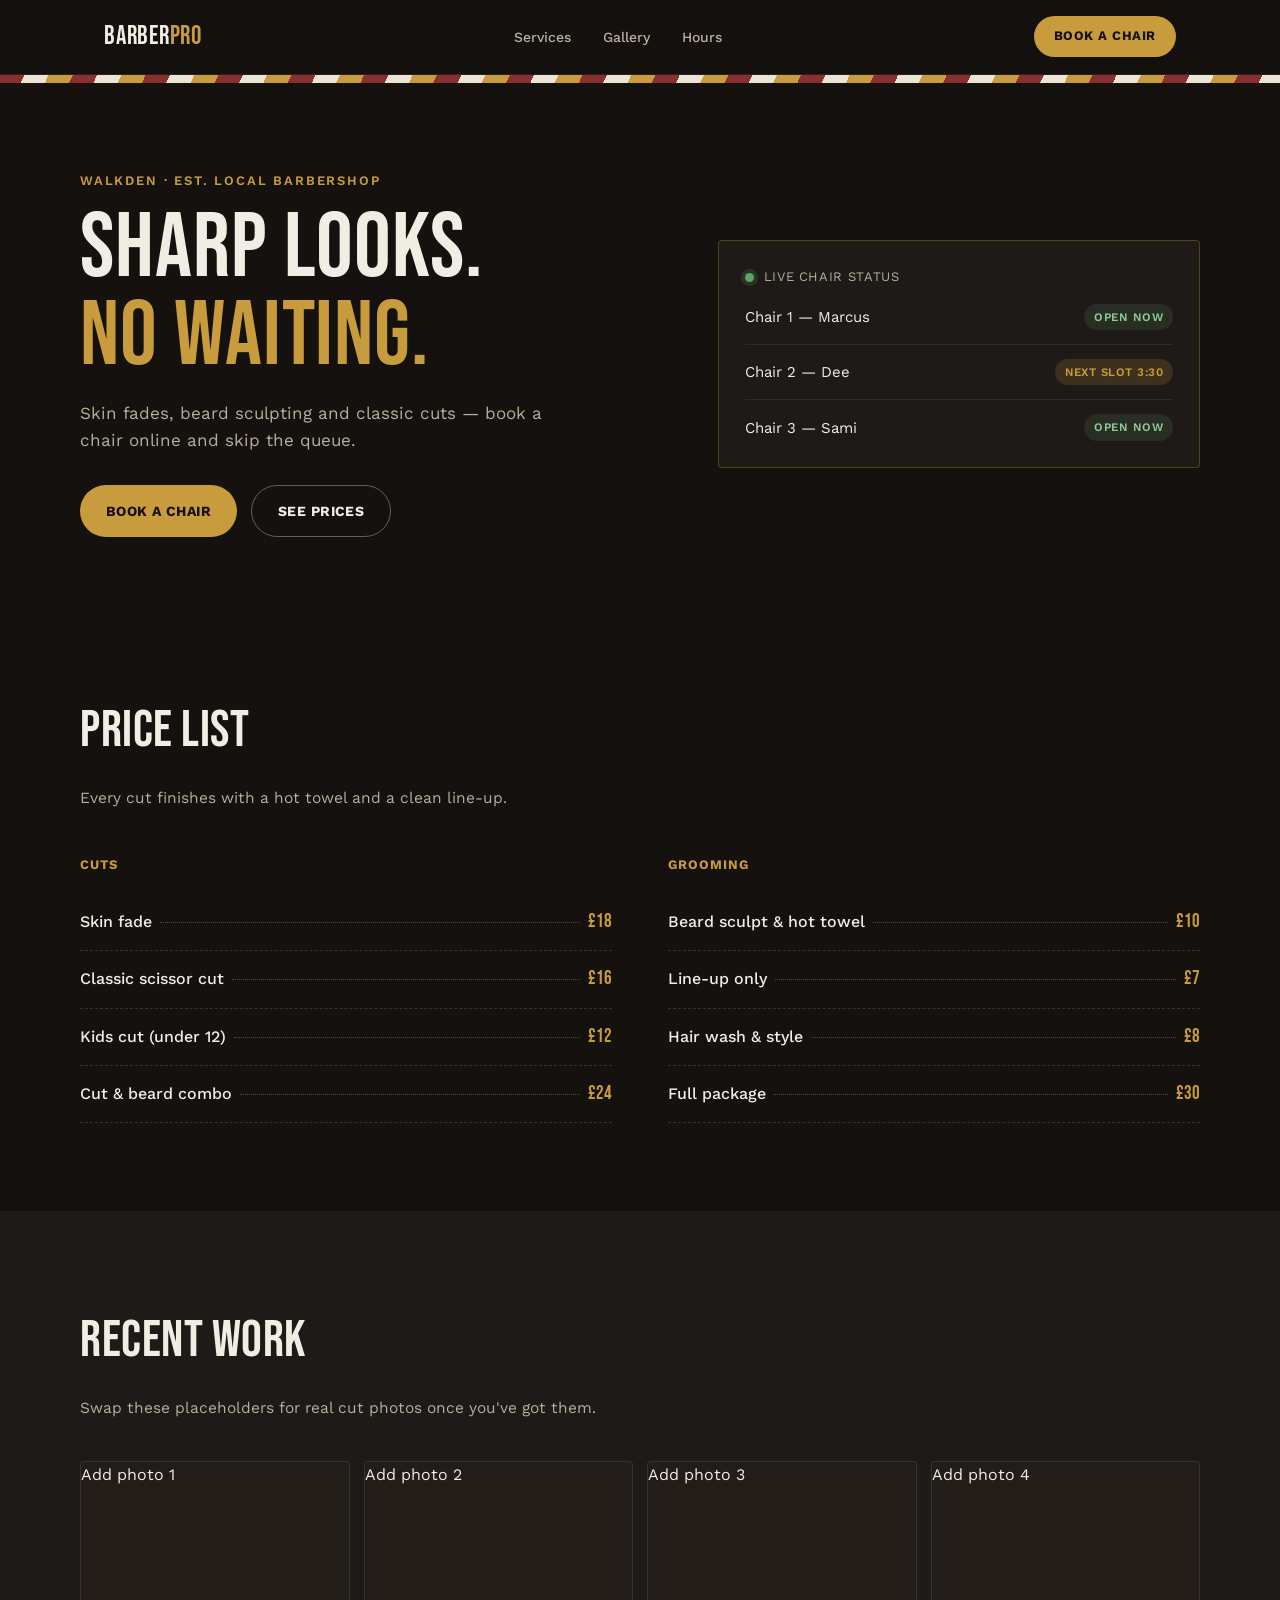
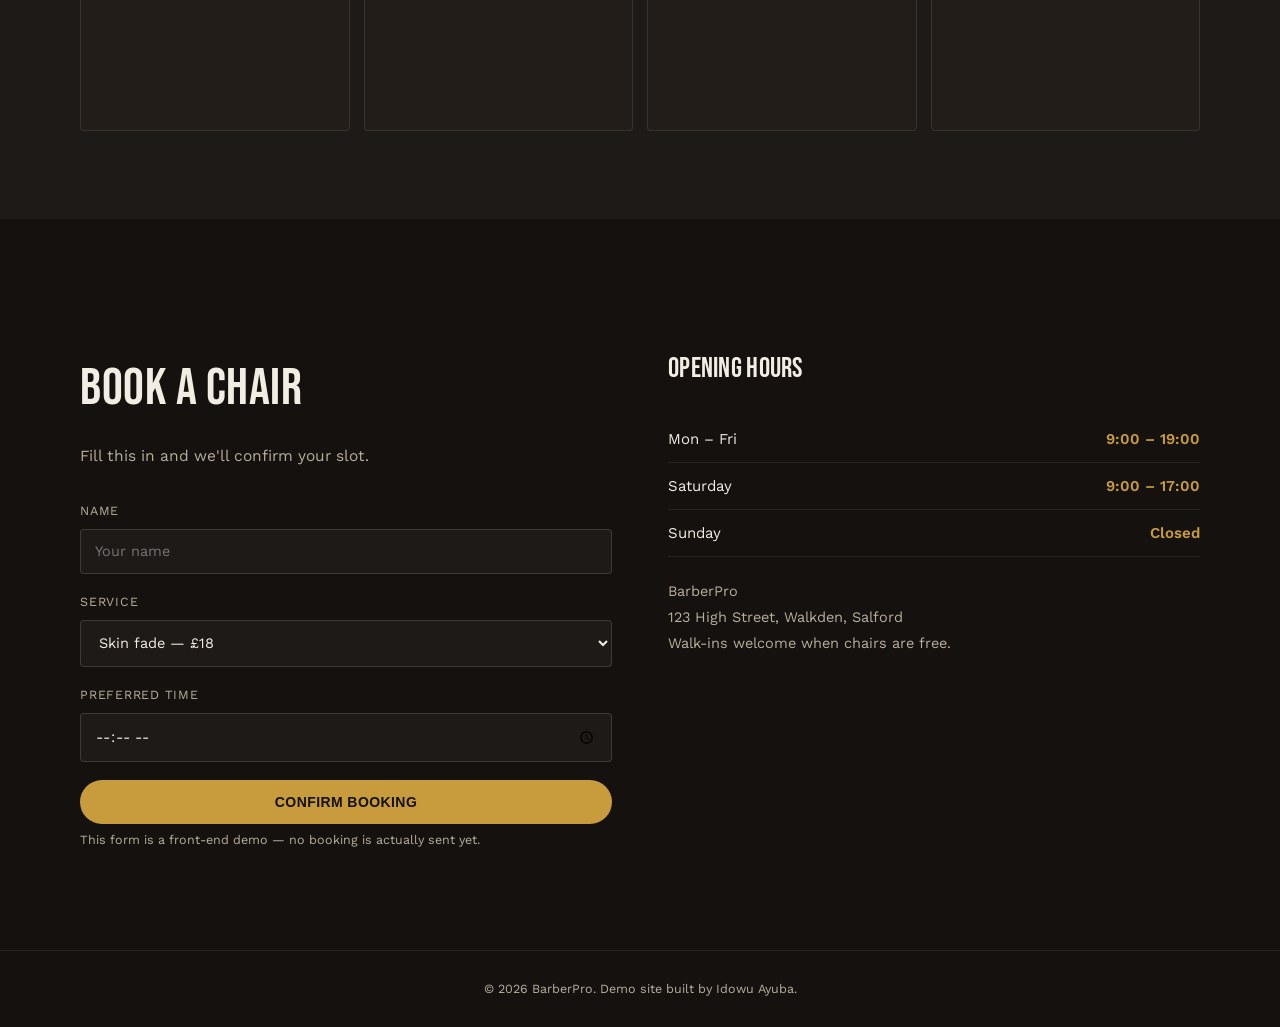
<file: barber.html>
<!doctype html>
<html lang="en">
  <head>
    <meta charset="UTF-8" />
    <meta name="viewport" content="width=device-width, initial-scale=1.0" />
    <title>BarberPro — Sharp Looks, No Waiting</title>
    <meta
      name="description"
      content="BarberPro barbershop — book a chair, see prices, find opening hours."
    />
    <link rel="preconnect" href="https://fonts.googleapis.com" />
    <link rel="stylesheet" href="./barber.css" />
    <link rel="preconnect" href="https://fonts.gstatic.com" crossorigin />
    <link
      href="https://fonts.googleapis.com/css2?family=Bebas+Neue&family=Work+Sans:wght@400;500;600;700&display=swap"
      rel="stylesheet"
    />
  </head>
  <body>
    <header>
      <div class="nav">
        <a href="#" class="logo">BARBER<span>PRO</span></a>
        <ul class="nav__links">
          <li><a href="#services">Services</a></li>
          <li><a href="#gallery">Gallery</a></li>
          <li><a href="#book">Hours</a></li>
        </ul>
        <a href="#book" class="navbtn">Book a chair</a>
      </div>
    </header>
    <div class="stripe"></div>

    <section class="hero">
      <div class="hero__grid">
        <div>
          <div class="kicker">Walkden · Est. local barbershop</div>
          <h1>SHARP LOOKS.<br /><span>NO WAITING.</span></h1>
          <p>
            Skin fades, beard sculpting and classic cuts — book a chair online
            and skip the queue.
          </p>
          <div class="hero__actions">
            <a href="#book" class="btn btn--brass">Book a chair</a>
            <a href="#services" class="btn btn--outline">See prices</a>
          </div>
        </div>
        <div class="status">
          <div class="status__row">
            <span class="dot"></span> Live chair status
          </div>
          <div class="status__list">
            <div class="status__item">
              <span>Chair 1 — Marcus</span
              ><span class="status__tag">Open now</span>
            </div>
            <div class="status__item">
              <span>Chair 2 — Dee</span
              ><span class="status__tag busy">Next slot 3:30</span>
            </div>
            <div class="status__item">
              <span>Chair 3 — Sami</span
              ><span class="status__tag">Open now</span>
            </div>
          </div>
        </div>
      </div>
    </section>

    <section class="services" id="services">
      <div class="wrap">
        <h2>Price list</h2>
        <p class="section__lead">
          Every cut finishes with a hot towel and a clean line-up.
        </p>
        <div class="pricelist">
          <div class="pricegroup">
            <h3>Cuts</h3>
            <div class="priceline">
              <span class="name">Skin fade</span><span class="fill"></span
              ><span class="price">£18</span>
            </div>
            <div class="priceline">
              <span class="name">Classic scissor cut</span
              ><span class="fill"></span><span class="price">£16</span>
            </div>
            <div class="priceline">
              <span class="name">Kids cut (under 12)</span
              ><span class="fill"></span><span class="price">£12</span>
            </div>
            <div class="priceline">
              <span class="name">Cut &amp; beard combo</span
              ><span class="fill"></span><span class="price">£24</span>
            </div>
          </div>
          <div class="pricegroup">
            <h3>Grooming</h3>
            <div class="priceline">
              <span class="name">Beard sculpt &amp; hot towel</span
              ><span class="fill"></span><span class="price">£10</span>
            </div>
            <div class="priceline">
              <span class="name">Line-up only</span><span class="fill"></span
              ><span class="price">£7</span>
            </div>
            <div class="priceline">
              <span class="name">Hair wash &amp; style</span
              ><span class="fill"></span><span class="price">£8</span>
            </div>
            <div class="priceline">
              <span class="name">Full package</span><span class="fill"></span
              ><span class="price">£30</span>
            </div>
          </div>
        </div>
      </div>
    </section>

    <section class="gallery" id="gallery">
      <div class="wrap">
        <h2>Recent work</h2>
        <p class="section__lead">
          Swap these placeholders for real cut photos once you've got them.
        </p>
        <div class="gallery__grid">
          <div class="gallery__cell">Add photo 1</div>
          <div class="gallery__cell">Add photo 2</div>
          <div class="gallery__cell">Add photo 3</div>
          <div class="gallery__cell">Add photo 4</div>
        </div>
      </div>
    </section>

    <section class="book" id="book">
      <div class="wrap book__grid">
        <div>
          <h2>Book a chair</h2>
          <p class="section__lead">Fill this in and we'll confirm your slot.</p>
          <form id="bookForm" style="margin-top: 32px">
            <div class="field">
              <label for="name">Name</label
              ><input id="name" required placeholder="Your name" />
            </div>
            <div class="field">
              <label for="service">Service</label>
              <select id="service">
                <option>Skin fade — £18</option>
                <option>Classic scissor cut — £16</option>
                <option>Cut &amp; beard combo — £24</option>
                <option>Full package — £30</option>
              </select>
            </div>
            <div class="field">
              <label for="time">Preferred time</label
              ><input id="time" type="time" required />
            </div>
            <button
              type="submit"
              class="btn btn--brass"
              style="
                width: 100%;
                justify-content: center;
                border: none;
                cursor: pointer;
              "
            >
              Confirm booking
            </button>
            <p class="book__note">
              This form is a front-end demo — no booking is actually sent yet.
            </p>
          </form>
        </div>
        <div>
          <h2 style="font-size: 28px">Opening hours</h2>
          <ul class="hours" style="margin-top: 24px">
            <li><span>Mon – Fri</span><b>9:00 – 19:00</b></li>
            <li><span>Saturday</span><b>9:00 – 17:00</b></li>
            <li><span>Sunday</span><b>Closed</b></li>
          </ul>
          <div class="addr">
            BarberPro<br />
            123 High Street, Walkden, Salford<br />
            Walk-ins welcome when chairs are free.
          </div>
        </div>
      </div>
    </section>

    <footer>
      © <span id="year"></span> BarberPro. Demo site built by Idowu Ayuba.
    </footer>
    <div id="toast">Booking request sent — demo only</div>

    <script>
      document.getElementById("year").textContent = new Date().getFullYear();
      const form = document.getElementById("bookForm");
      const toast = document.getElementById("toast");
      form.addEventListener("submit", (e) => {
        e.preventDefault();
        toast.classList.add("show");
        setTimeout(() => toast.classList.remove("show"), 2600);
        form.reset();
      });
    </script>
  </body>
</html>
</file>
<file: barber.css>
:root{
    --ink:#14110F;
    --ink-soft:#1E1A17;
    --bone:#ECE4D6;
    --brass:#C89B3C;
    --crimson:#8B2E2E;
    --paper-text:#F2EDE3;
    --dim:#B9AE9B;
    --radius:4px;
    --display:'Bebas Neue', sans-serif;
    --body:'Work Sans', sans-serif;
    --maxw:1120px;
  }
  *,*::before,*::after{ box-sizing:border-box; }
  body{ margin:0; background:var(--ink); color:var(--paper-text); font-family:var(--body); line-height:1.6; -webkit-font-smoothing:antialiased; }
  img{ max-width:100%; display:block; }
  a{ color:inherit; text-decoration:none; }
  ul{ list-style:none; margin:0; padding:0; }
  section{ padding:88px 24px; }
  .wrap{ max-width:var(--maxw); margin:0 auto; }
  h1,h2,h3{ font-family:var(--display); font-weight:400; letter-spacing:0.01em; margin:0; }
  :focus-visible{ outline:2px solid var(--brass); outline-offset:3px; }

  .stripe{ height:8px; background:repeating-linear-gradient(115deg, var(--crimson) 0 22px, var(--bone) 22px 44px, var(--brass) 44px 66px); }

  header{ position:sticky; top:0; z-index:50; background:rgba(20,17,15,0.92); backdrop-filter:blur(8px); border-bottom:1px solid rgba(242,237,227,0.08); }
  .nav{ max-width:var(--maxw); margin:0 auto; padding:16px 24px; display:flex; align-items:center; justify-content:space-between; }
  .logo{ font-family:var(--display); font-size:26px; letter-spacing:0.03em; color:var(--paper-text); }
  .logo span{ color:var(--brass); }
  .nav__links{ display:flex; gap:32px; font-size:14px; font-weight:500; color:var(--dim); }
  .nav__links a:hover{ color:var(--paper-text); }
  .navbtn{ background:var(--brass); color:var(--ink); padding:10px 20px; border-radius:999px; font-weight:700; font-size:13px; text-transform:uppercase; letter-spacing:0.04em; }
  .navbtn:hover{ background:#d8ab48; }
  .menutoggle{ display:none; background:none; border:1px solid var(--dim); color:var(--paper-text); padding:8px 12px; border-radius:4px; }

  .hero{ padding:88px 24px 64px; position:relative; overflow:hidden; }
  .hero__grid{ max-width:var(--maxw); margin:0 auto; display:grid; grid-template-columns:1.1fr 0.9fr; gap:48px; align-items:center; }
  .kicker{ font-size:13px; letter-spacing:0.14em; text-transform:uppercase; color:var(--brass); font-weight:600; }
  .hero h1{ font-size:clamp(52px,8vw,92px); line-height:0.95; margin-top:14px; color:var(--paper-text); }
  .hero h1 span{ color:var(--brass); }
  .hero p{ color:var(--dim); font-size:17px; max-width:44ch; margin-top:20px; }
  .hero__actions{ display:flex; gap:14px; margin-top:30px; flex-wrap:wrap; }
  .btn{ padding:14px 26px; border-radius:999px; font-weight:700; font-size:14px; text-transform:uppercase; letter-spacing:0.03em; display:inline-flex; align-items:center; gap:8px; }
  .btn--brass{ background:var(--brass); color:var(--ink); }
  .btn--brass:hover{ background:#d8ab48; }
  .btn--outline{ border:1px solid rgba(242,237,227,0.35); color:var(--paper-text); }
  .btn--outline:hover{ border-color:var(--paper-text); }

  .status{ background:var(--ink-soft); border:1px solid rgba(200,155,60,0.3); border-radius:var(--radius); padding:26px; }
  .status__row{ display:flex; align-items:center; gap:10px; font-size:13px; letter-spacing:0.05em; text-transform:uppercase; color:var(--dim); margin-bottom:16px; }
  .dot{ width:9px; height:9px; border-radius:50%; background:#5FA46B; box-shadow:0 0 0 4px rgba(95,164,107,0.18); }
  .status__list{ display:flex; flex-direction:column; gap:14px; }
  .status__item{ display:flex; justify-content:space-between; align-items:center; padding-bottom:14px; border-bottom:1px solid rgba(242,237,227,0.08); font-size:15px; }
  .status__item:last-child{ border-bottom:none; padding-bottom:0; }
  .status__item b{ font-weight:600; }
  .status__tag{ font-size:11.5px; padding:4px 10px; border-radius:999px; background:rgba(95,164,107,0.15); color:#8FCB9A; font-weight:600; text-transform:uppercase; letter-spacing:0.04em; }
  .status__tag.busy{ background:rgba(200,155,60,0.18); color:var(--brass); }

  .services h2, .gallery h2, .book h2{ font-size:clamp(34px,5vw,52px); }
  .section__lead{ color:var(--dim); max-width:52ch; margin-top:14px; font-size:15.5px; }

  .pricelist{ margin-top:44px; display:grid; grid-template-columns:1fr 1fr; gap:0 56px; }
  .pricegroup h3{ font-family:var(--body); font-weight:700; font-size:13px; text-transform:uppercase; letter-spacing:0.08em; color:var(--brass); margin-bottom:18px; }
  .priceline{ display:flex; align-items:baseline; gap:8px; padding:13px 0; border-bottom:1px dashed rgba(242,237,227,0.15); }
  .priceline .name{ font-size:16px; font-weight:500; }
  .priceline .fill{ flex:1; border-bottom:1px dotted rgba(242,237,227,0.25); transform:translateY(-4px); }
  .priceline .price{ font-family:var(--display); font-size:19px; color:var(--brass); }

  .gallery{ background:var(--ink-soft); }
  .gallery__grid{ margin-top:40px; display:grid; grid-template-columns:repeat(4,1fr); gap:14px; }
  .gallery__cell{ aspect-ratio:1; border-radius:var(--radius); overflow:hidden; background:#221D19; border:1px solid rgba(242,237,227,0.1); }
  .gallery__cell img{ width:100%; height:100%; object-fit:cover; display:block; transition:transform .5s ease; }
  .gallery__cell:hover img{ transform:scale(1.07); }

  .book__grid{ display:grid; grid-template-columns:1fr 1fr; gap:56px; margin-top:40px; }
  .field{ margin-bottom:18px; }
  .field label{ display:block; font-size:12.5px; text-transform:uppercase; letter-spacing:0.06em; color:var(--dim); margin-bottom:8px; }
  .field input, .field select{ width:100%; background:var(--ink-soft); border:1px solid rgba(242,237,227,0.15); color:var(--paper-text); padding:13px 14px; border-radius:4px; font-family:var(--body); font-size:14.5px; }
  .field input:focus, .field select:focus{ outline:2px solid var(--brass); border-color:var(--brass); }
  .book__note{ margin-top:6px; font-size:12.5px; color:var(--dim); }
  .hours{ list-style:none; padding:0; margin:0; }
  .hours li{ display:flex; justify-content:space-between; padding:11px 0; border-bottom:1px solid rgba(242,237,227,0.08); font-size:15px; }
  .hours li b{ color:var(--brass); font-weight:600; }
  .addr{ margin-top:22px; color:var(--dim); font-size:14.5px; line-height:1.8; }

  footer{ border-top:1px solid rgba(242,237,227,0.08); padding:28px 24px; text-align:center; font-size:12.5px; color:var(--dim); }

  #toast{ position:fixed; bottom:24px; left:50%; transform:translate(-50%,20px); background:var(--brass); color:var(--ink); padding:14px 22px; border-radius:999px; font-weight:700; font-size:14px; opacity:0; pointer-events:none; transition:opacity .3s ease, transform .3s ease; z-index:200; }
  #toast.show{ opacity:1; transform:translate(-50%,0); }

  @media (prefers-reduced-motion: reduce){ *{ transition:none !important; } }

  @media (max-width:900px){
    .hero__grid{ grid-template-columns:1fr; }
    .pricelist{ grid-template-columns:1fr; gap:8px; }
    .gallery__grid{ grid-template-columns:repeat(2,1fr); }
    .book__grid{ grid-template-columns:1fr; gap:36px; }
  }
  @media (max-width:640px){
    .nav__links{ display:none; }
    .menutoggle{ display:block; }
    section{ padding:64px 20px; }
  }
</file>
